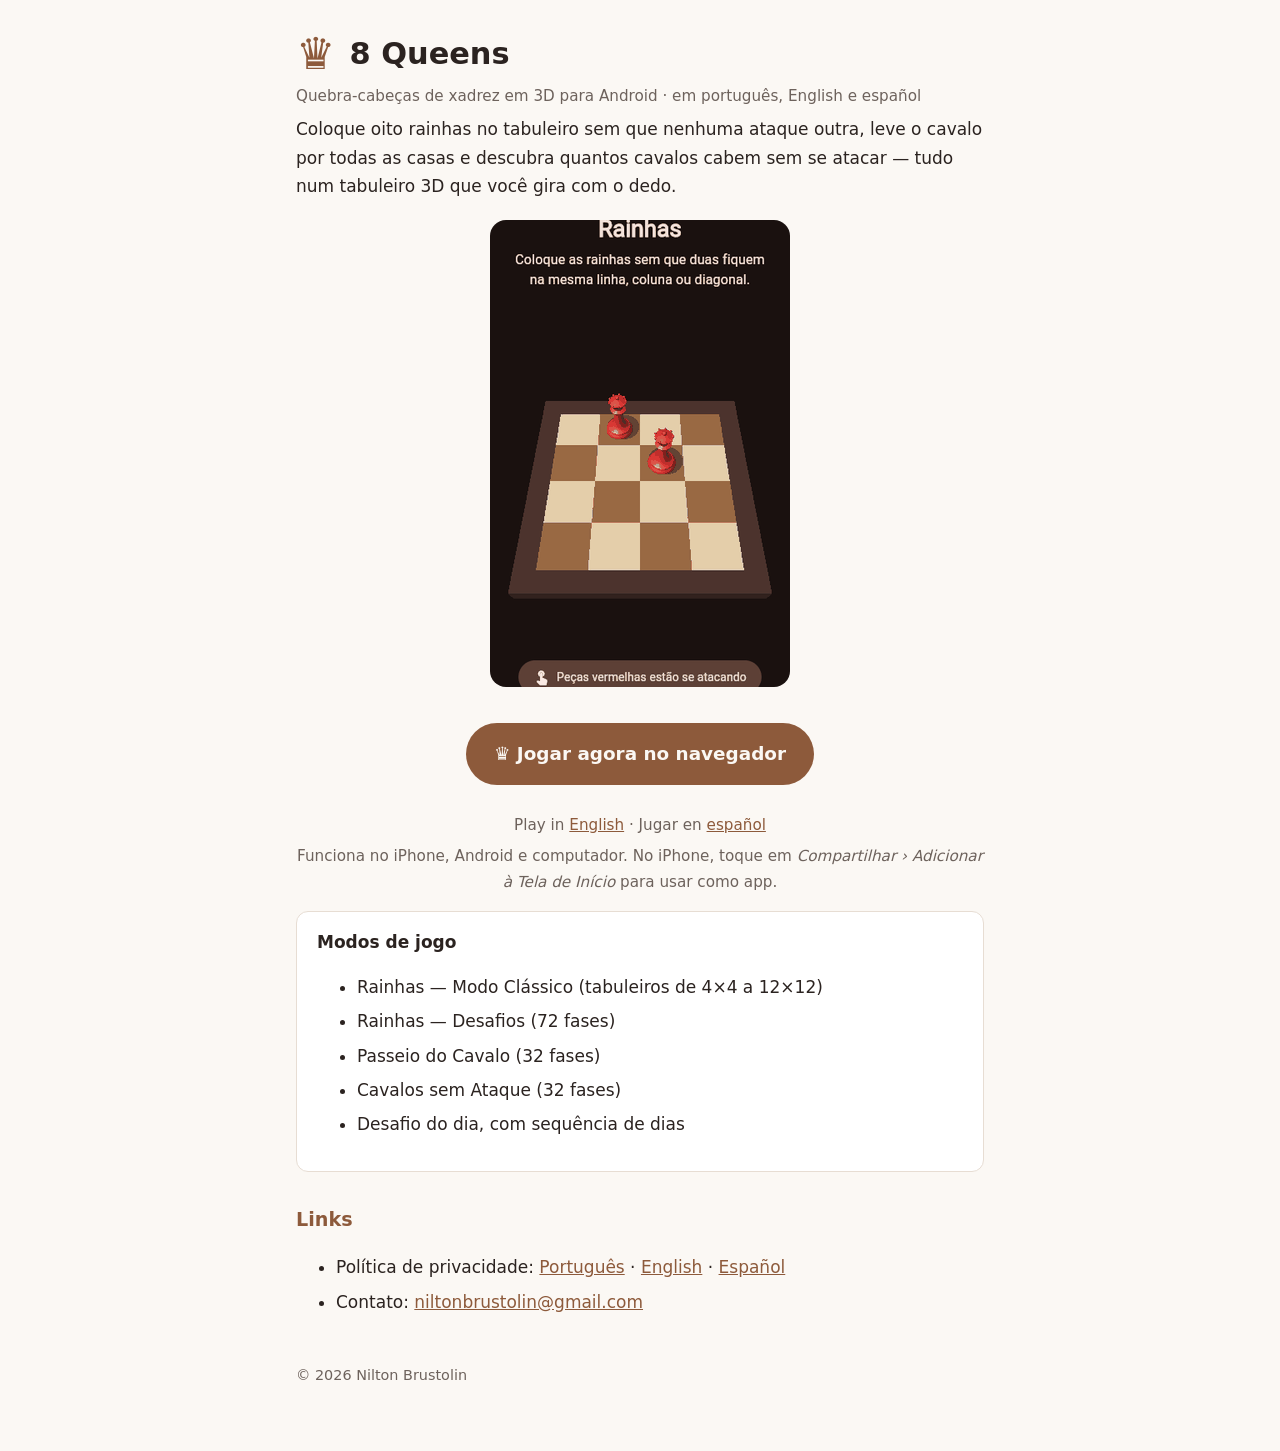
<file: docs/8queens/index.html>
<!doctype html>
<html lang="pt-BR">
<head>
  <meta charset="utf-8">
  <meta name="viewport" content="width=device-width, initial-scale=1">
  <title>8 Queens</title>
  <meta name="description" content="8 Queens: quebra-cabeças de xadrez em 3D — oito rainhas, passeio do cavalo e cavalos sem ataque.">
  <link rel="stylesheet" href="style.css">
</head>
<body>
<main>
  <header>
    <div class="logo" aria-hidden="true">♛</div>
    <h1>8 Queens</h1>
  </header>
  <p class="muted">Quebra-cabeças de xadrez em 3D para Android · em português, English e español</p>

  <p>Coloque oito rainhas no tabuleiro sem que nenhuma ataque outra, leve o cavalo
  por todas as casas e descubra quantos cavalos cabem sem se atacar — tudo num
  tabuleiro 3D que você gira com o dedo.</p>

  <p style="text-align:center;margin:20px 0 0">
    <img src="como-jogar-pt.gif" width="300" height="467"
         alt="Demonstração animada: rainhas, passeio do cavalo e cavalos sem ataque"
         style="max-width:100%;height:auto;border-radius:16px">
  </p>
  <p style="text-align:center;margin:28px 0">
    <a class="play" href="jogar/?lang=pt">♛ Jogar agora no navegador</a>
  </p>
  <p class="muted" style="text-align:center">Play in <a href="jogar/?lang=en">English</a> ·
  Jugar en <a href="jogar/?lang=es">español</a></p>
  <p class="muted" style="text-align:center">Funciona no iPhone, Android e computador.
  No iPhone, toque em <em>Compartilhar › Adicionar à Tela de Início</em> para usar como app.</p>

  <div class="card">
    <strong>Modos de jogo</strong>
    <ul>
      <li>Rainhas — Modo Clássico (tabuleiros de 4×4 a 12×12)</li>
      <li>Rainhas — Desafios (72 fases)</li>
      <li>Passeio do Cavalo (32 fases)</li>
      <li>Cavalos sem Ataque (32 fases)</li>
      <li>Desafio do dia, com sequência de dias</li>
    </ul>
  </div>

  <h2>Links</h2>
  <ul>
    <li>Política de privacidade:
      <a href="politica-de-privacidade.html">Português</a> ·
      <a href="privacy-policy.html">English</a> ·
      <a href="politica-de-privacidad.html">Español</a></li>
    <li>Contato: <a href="mailto:niltonbrustolin@gmail.com">niltonbrustolin@gmail.com</a></li>
  </ul>

  <footer>© 2026 Nilton Brustolin</footer>
</main>
</body>
</html>
</file>
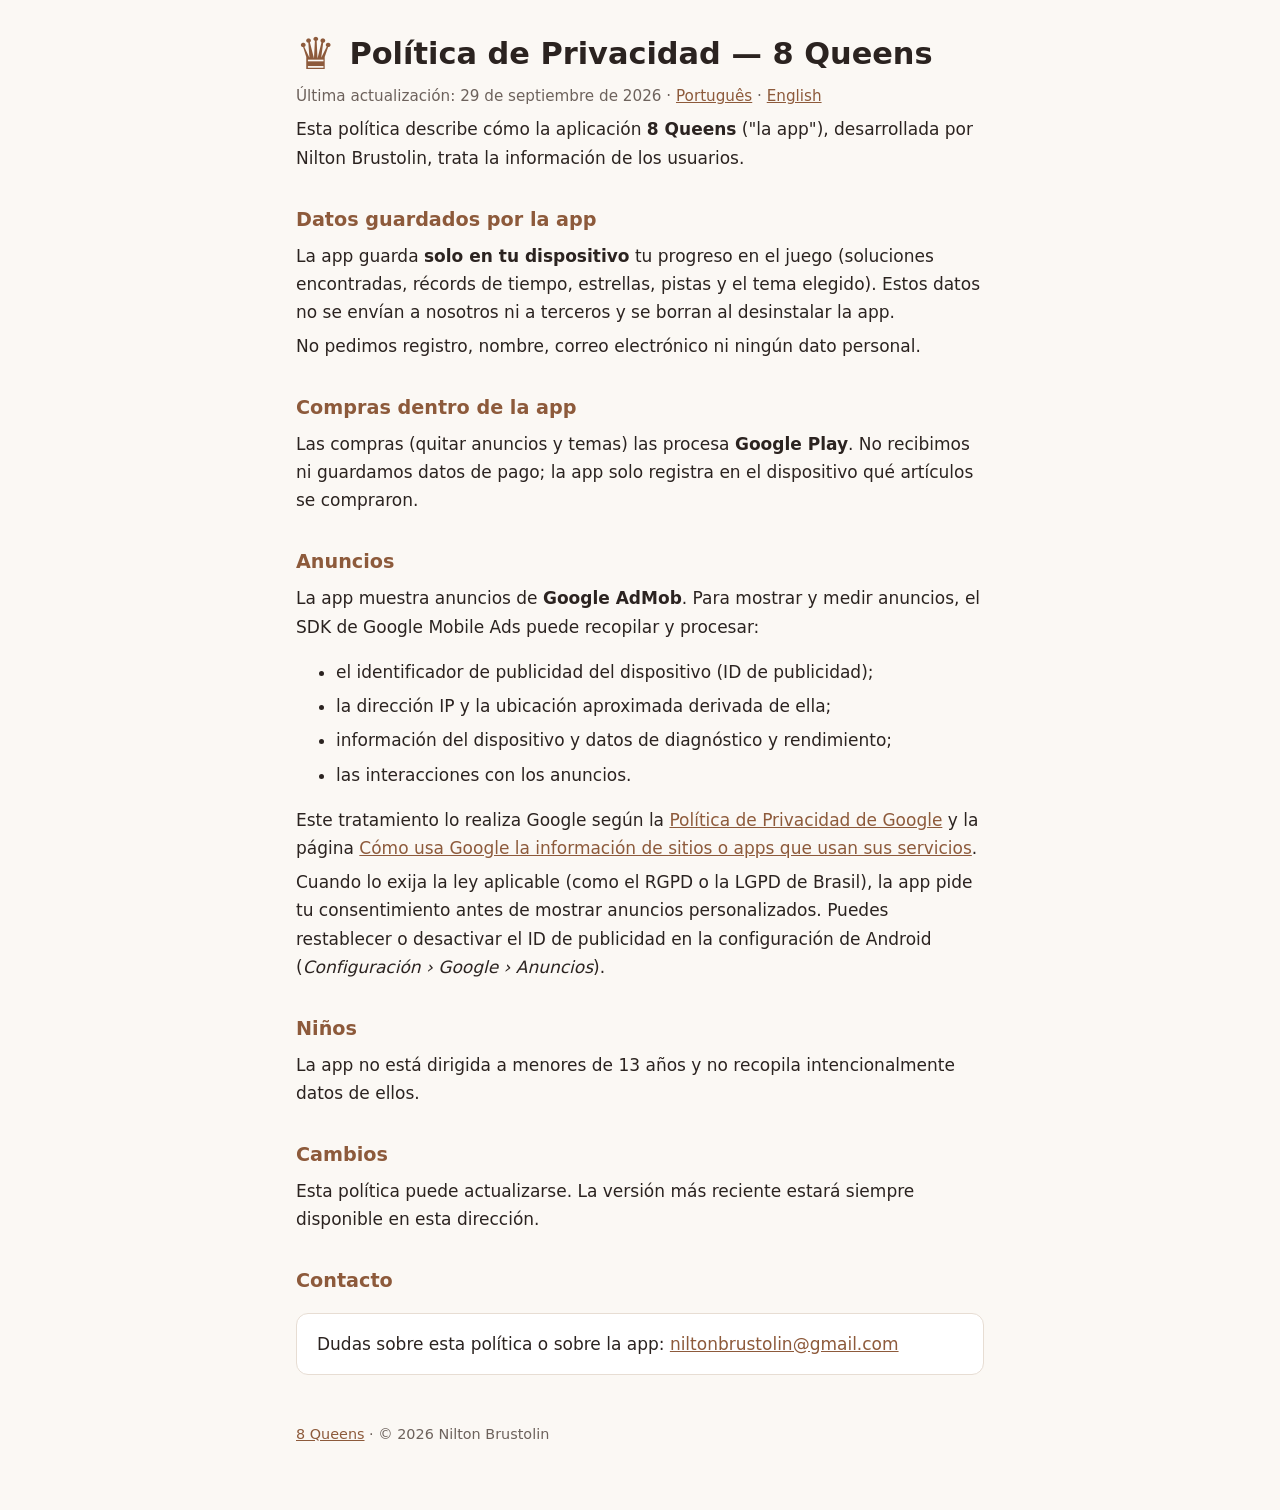
<file: docs/8queens/politica-de-privacidad.html>
<!doctype html>
<html lang="es">
<head>
  <meta charset="utf-8">
  <meta name="viewport" content="width=device-width, initial-scale=1">
  <title>Política de Privacidad — 8 Queens</title>
  <meta name="description" content="Política de privacidad de la app 8 Queens, rompecabezas de ajedrez en 3D.">
  <link rel="stylesheet" href="style.css">
</head>
<body>
<main>
  <header>
    <div class="logo" aria-hidden="true">♛</div>
    <h1>Política de Privacidad — 8 Queens</h1>
  </header>
  <p class="muted">Última actualización: 29 de septiembre de 2026 ·
  <a href="politica-de-privacidade.html">Português</a> ·
  <a href="privacy-policy.html">English</a></p>

  <p>Esta política describe cómo la aplicación <strong>8 Queens</strong> ("la
  app"), desarrollada por Nilton Brustolin, trata la información de los
  usuarios.</p>

  <h2>Datos guardados por la app</h2>
  <p>La app guarda <strong>solo en tu dispositivo</strong> tu progreso en el
  juego (soluciones encontradas, récords de tiempo, estrellas, pistas y el tema
  elegido). Estos datos no se envían a nosotros ni a terceros y se borran al
  desinstalar la app.</p>
  <p>No pedimos registro, nombre, correo electrónico ni ningún dato
  personal.</p>

  <h2>Compras dentro de la app</h2>
  <p>Las compras (quitar anuncios y temas) las procesa <strong>Google
  Play</strong>. No recibimos ni guardamos datos de pago; la app solo registra
  en el dispositivo qué artículos se compraron.</p>

  <h2>Anuncios</h2>
  <p>La app muestra anuncios de <strong>Google AdMob</strong>. Para mostrar y
  medir anuncios, el SDK de Google Mobile Ads puede recopilar y procesar:</p>
  <ul>
    <li>el identificador de publicidad del dispositivo (ID de publicidad);</li>
    <li>la dirección IP y la ubicación aproximada derivada de ella;</li>
    <li>información del dispositivo y datos de diagnóstico y rendimiento;</li>
    <li>las interacciones con los anuncios.</li>
  </ul>
  <p>Este tratamiento lo realiza Google según la
  <a href="https://policies.google.com/privacy">Política de Privacidad de
  Google</a> y la página
  <a href="https://policies.google.com/technologies/partner-sites">Cómo usa
  Google la información de sitios o apps que usan sus servicios</a>.</p>
  <p>Cuando lo exija la ley aplicable (como el RGPD o la LGPD de Brasil), la
  app pide tu consentimiento antes de mostrar anuncios personalizados. Puedes
  restablecer o desactivar el ID de publicidad en la configuración de Android
  (<em>Configuración › Google › Anuncios</em>).</p>

  <h2>Niños</h2>
  <p>La app no está dirigida a menores de 13 años y no recopila
  intencionalmente datos de ellos.</p>

  <h2>Cambios</h2>
  <p>Esta política puede actualizarse. La versión más reciente estará siempre
  disponible en esta dirección.</p>

  <h2>Contacto</h2>
  <div class="card">
    Dudas sobre esta política o sobre la app:
    <a href="mailto:niltonbrustolin@gmail.com">niltonbrustolin@gmail.com</a>
  </div>

  <footer><a href="./">8 Queens</a> · © 2026 Nilton Brustolin</footer>
</main>
</body>
</html>
</file>
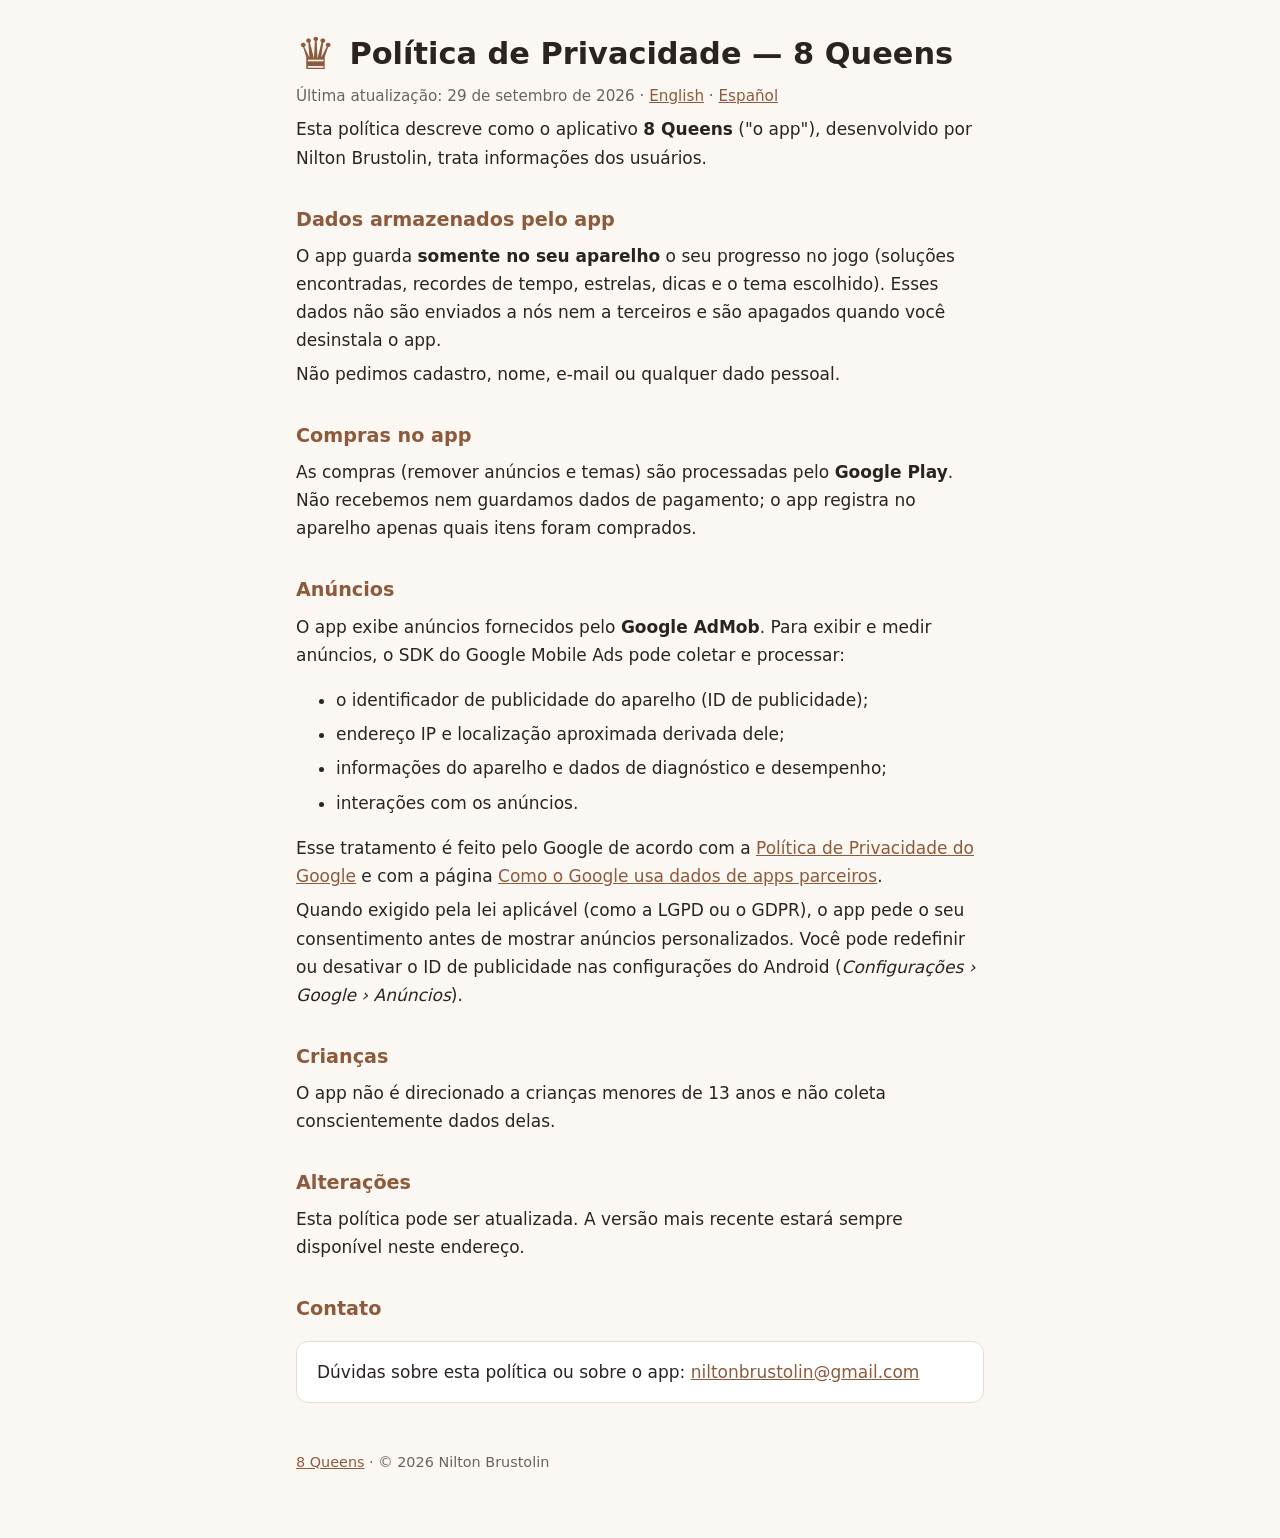
<file: docs/8queens/politica-de-privacidade.html>
<!doctype html>
<html lang="pt-BR">
<head>
  <meta charset="utf-8">
  <meta name="viewport" content="width=device-width, initial-scale=1">
  <title>Política de Privacidade — 8 Queens</title>
  <meta name="description" content="Política de privacidade do app 8 Queens, quebra-cabeças de xadrez em 3D.">
  <link rel="stylesheet" href="style.css">
</head>
<body>
<main>
  <header>
    <div class="logo" aria-hidden="true">♛</div>
    <h1>Política de Privacidade — 8 Queens</h1>
  </header>
  <p class="muted">Última atualização: 29 de setembro de 2026 ·
  <a href="privacy-policy.html">English</a> ·
  <a href="politica-de-privacidad.html">Español</a></p>

  <p>Esta política descreve como o aplicativo <strong>8 Queens</strong> ("o app"),
  desenvolvido por Nilton Brustolin, trata informações dos usuários.</p>

  <h2>Dados armazenados pelo app</h2>
  <p>O app guarda <strong>somente no seu aparelho</strong> o seu progresso no jogo
  (soluções encontradas, recordes de tempo, estrelas, dicas e o tema escolhido).
  Esses dados não são enviados a nós nem a terceiros e são apagados quando você
  desinstala o app.</p>
  <p>Não pedimos cadastro, nome, e-mail ou qualquer dado pessoal.</p>

  <h2>Compras no app</h2>
  <p>As compras (remover anúncios e temas) são processadas pelo <strong>Google
  Play</strong>. Não recebemos nem guardamos dados de pagamento; o app registra no
  aparelho apenas quais itens foram comprados.</p>

  <h2>Anúncios</h2>
  <p>O app exibe anúncios fornecidos pelo <strong>Google AdMob</strong>. Para exibir
  e medir anúncios, o SDK do Google Mobile Ads pode coletar e processar:</p>
  <ul>
    <li>o identificador de publicidade do aparelho (ID de publicidade);</li>
    <li>endereço IP e localização aproximada derivada dele;</li>
    <li>informações do aparelho e dados de diagnóstico e desempenho;</li>
    <li>interações com os anúncios.</li>
  </ul>
  <p>Esse tratamento é feito pelo Google de acordo com a
  <a href="https://policies.google.com/privacy">Política de Privacidade do Google</a>
  e com a página
  <a href="https://policies.google.com/technologies/partner-sites">Como o Google usa
  dados de apps parceiros</a>.</p>
  <p>Quando exigido pela lei aplicável (como a LGPD ou o GDPR), o app pede o seu
  consentimento antes de mostrar anúncios personalizados. Você pode redefinir ou
  desativar o ID de publicidade nas configurações do Android
  (<em>Configurações › Google › Anúncios</em>).</p>

  <h2>Crianças</h2>
  <p>O app não é direcionado a crianças menores de 13 anos e não coleta
  conscientemente dados delas.</p>

  <h2>Alterações</h2>
  <p>Esta política pode ser atualizada. A versão mais recente estará sempre
  disponível neste endereço.</p>

  <h2>Contato</h2>
  <div class="card">
    Dúvidas sobre esta política ou sobre o app:
    <a href="mailto:niltonbrustolin@gmail.com">niltonbrustolin@gmail.com</a>
  </div>

  <footer><a href="./">8 Queens</a> · © 2026 Nilton Brustolin</footer>
</main>
</body>
</html>
</file>
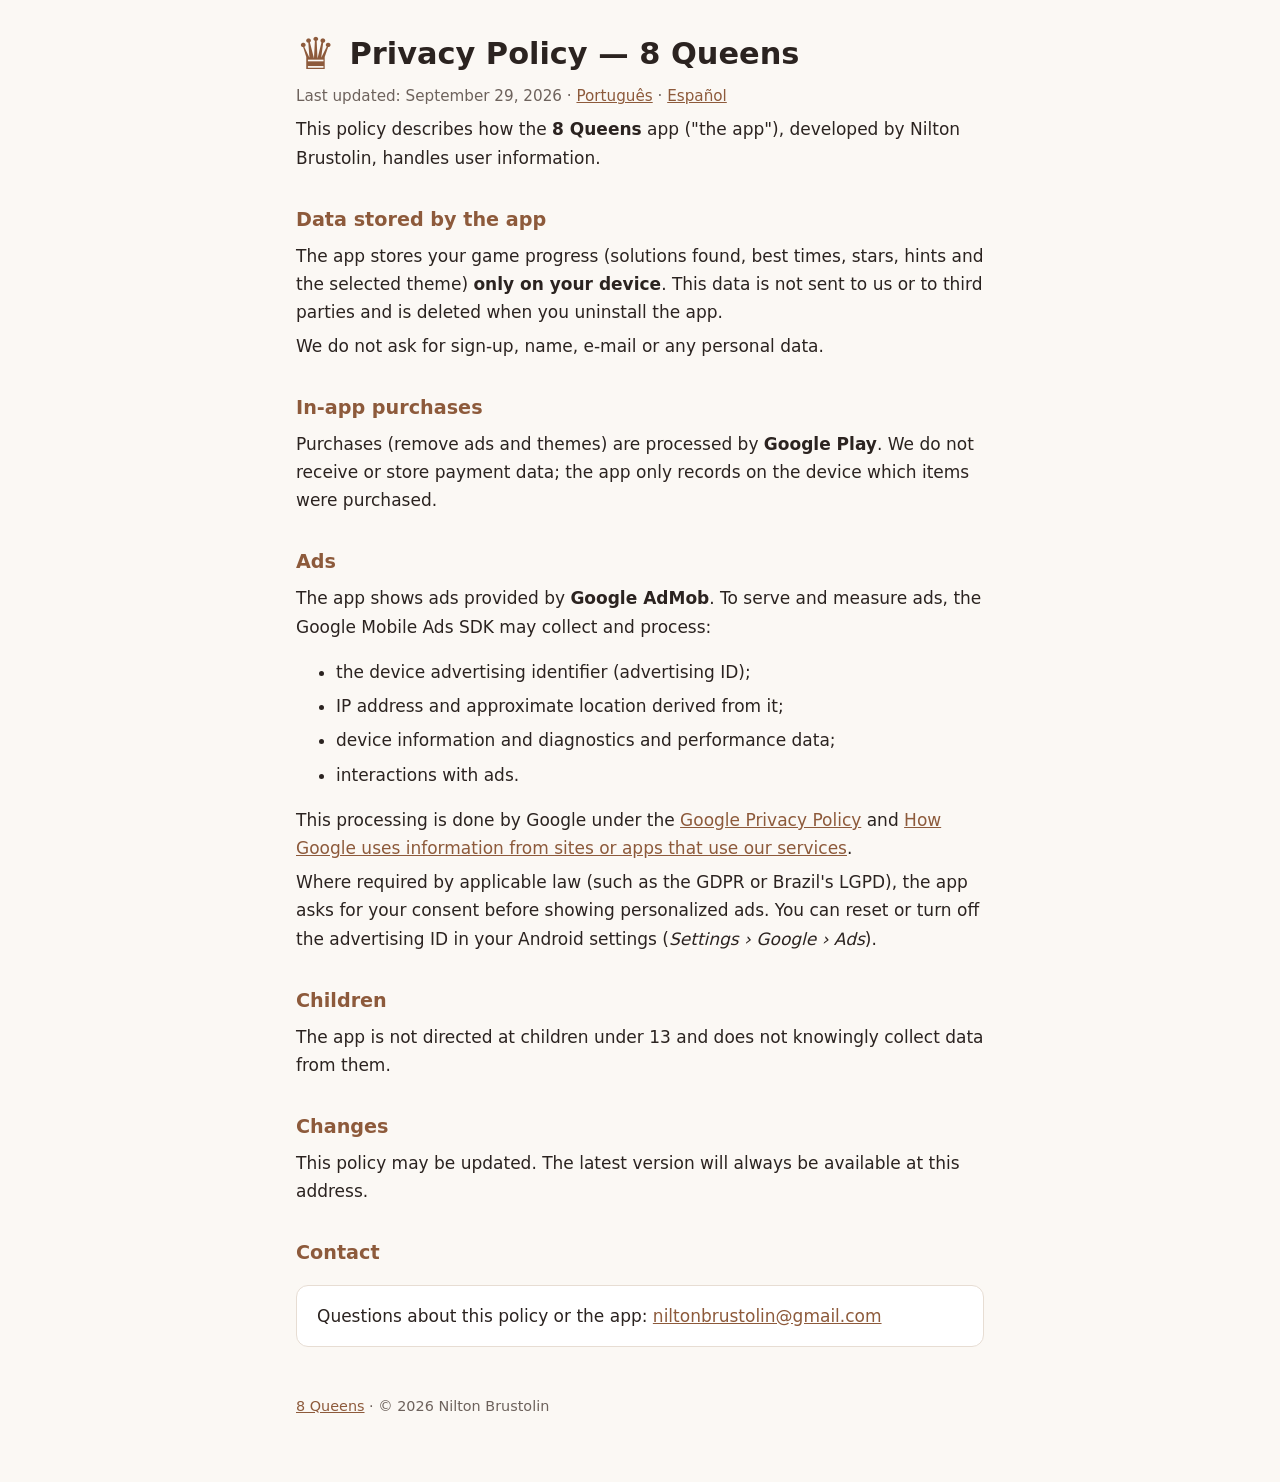
<file: docs/8queens/privacy-policy.html>
<!doctype html>
<html lang="en">
<head>
  <meta charset="utf-8">
  <meta name="viewport" content="width=device-width, initial-scale=1">
  <title>Privacy Policy — 8 Queens</title>
  <meta name="description" content="Privacy policy of the 8 Queens app, 3D chess puzzles.">
  <link rel="stylesheet" href="style.css">
</head>
<body>
<main>
  <header>
    <div class="logo" aria-hidden="true">♛</div>
    <h1>Privacy Policy — 8 Queens</h1>
  </header>
  <p class="muted">Last updated: September 29, 2026 ·
  <a href="politica-de-privacidade.html">Português</a> ·
  <a href="politica-de-privacidad.html">Español</a></p>

  <p>This policy describes how the <strong>8 Queens</strong> app ("the app"),
  developed by Nilton Brustolin, handles user information.</p>

  <h2>Data stored by the app</h2>
  <p>The app stores your game progress (solutions found, best times, stars,
  hints and the selected theme) <strong>only on your device</strong>. This data
  is not sent to us or to third parties and is deleted when you uninstall the
  app.</p>
  <p>We do not ask for sign-up, name, e-mail or any personal data.</p>

  <h2>In-app purchases</h2>
  <p>Purchases (remove ads and themes) are processed by <strong>Google
  Play</strong>. We do not receive or store payment data; the app only records
  on the device which items were purchased.</p>

  <h2>Ads</h2>
  <p>The app shows ads provided by <strong>Google AdMob</strong>. To serve and
  measure ads, the Google Mobile Ads SDK may collect and process:</p>
  <ul>
    <li>the device advertising identifier (advertising ID);</li>
    <li>IP address and approximate location derived from it;</li>
    <li>device information and diagnostics and performance data;</li>
    <li>interactions with ads.</li>
  </ul>
  <p>This processing is done by Google under the
  <a href="https://policies.google.com/privacy">Google Privacy Policy</a> and
  <a href="https://policies.google.com/technologies/partner-sites">How Google
  uses information from sites or apps that use our services</a>.</p>
  <p>Where required by applicable law (such as the GDPR or Brazil's LGPD), the
  app asks for your consent before showing personalized ads. You can reset or
  turn off the advertising ID in your Android settings
  (<em>Settings › Google › Ads</em>).</p>

  <h2>Children</h2>
  <p>The app is not directed at children under 13 and does not knowingly
  collect data from them.</p>

  <h2>Changes</h2>
  <p>This policy may be updated. The latest version will always be available
  at this address.</p>

  <h2>Contact</h2>
  <div class="card">
    Questions about this policy or the app:
    <a href="mailto:niltonbrustolin@gmail.com">niltonbrustolin@gmail.com</a>
  </div>

  <footer><a href="./">8 Queens</a> · © 2026 Nilton Brustolin</footer>
</main>
</body>
</html>
</file>
<file: docs/8queens/style.css>
:root {
  --bg: #fbf8f4;
  --text: #2b2320;
  --muted: #6d625c;
  --accent: #8d5a3b;
  --card: #ffffff;
  --border: #e7ddd3;
}
@media (prefers-color-scheme: dark) {
  :root {
    --bg: #181210;
    --text: #efe6df;
    --muted: #b3a69d;
    --accent: #f0b48c;
    --card: #231b18;
    --border: #3a2e29;
  }
}
* { box-sizing: border-box; }
body {
  margin: 0;
  background: var(--bg);
  color: var(--text);
  font: 17px/1.65 system-ui, -apple-system, "Segoe UI", Roboto, sans-serif;
}
main { max-width: 720px; margin: 0 auto; padding: 32px 16px 64px; }
header { display: flex; align-items: center; gap: 14px; margin-bottom: 8px; }
header .logo { font-size: 44px; line-height: 1; color: var(--accent); }
h1 { font-size: 1.9rem; line-height: 1.2; margin: 0; }
h2 { font-size: 1.2rem; margin: 2rem 0 0.4rem; color: var(--accent); }
p, li { margin: 0.4rem 0; }
.muted { color: var(--muted); font-size: 0.95rem; }
a { color: var(--accent); }
.card {
  background: var(--card);
  border: 1px solid var(--border);
  border-radius: 12px;
  padding: 16px 20px;
  margin: 16px 0;
}
footer { margin-top: 48px; color: var(--muted); font-size: 0.9rem; }

a.play {
  display: inline-block;
  padding: 16px 28px;
  border-radius: 999px;
  background: var(--accent);
  color: var(--bg);
  font-weight: 700;
  font-size: 1.15rem;
  text-decoration: none;
}
</file>
